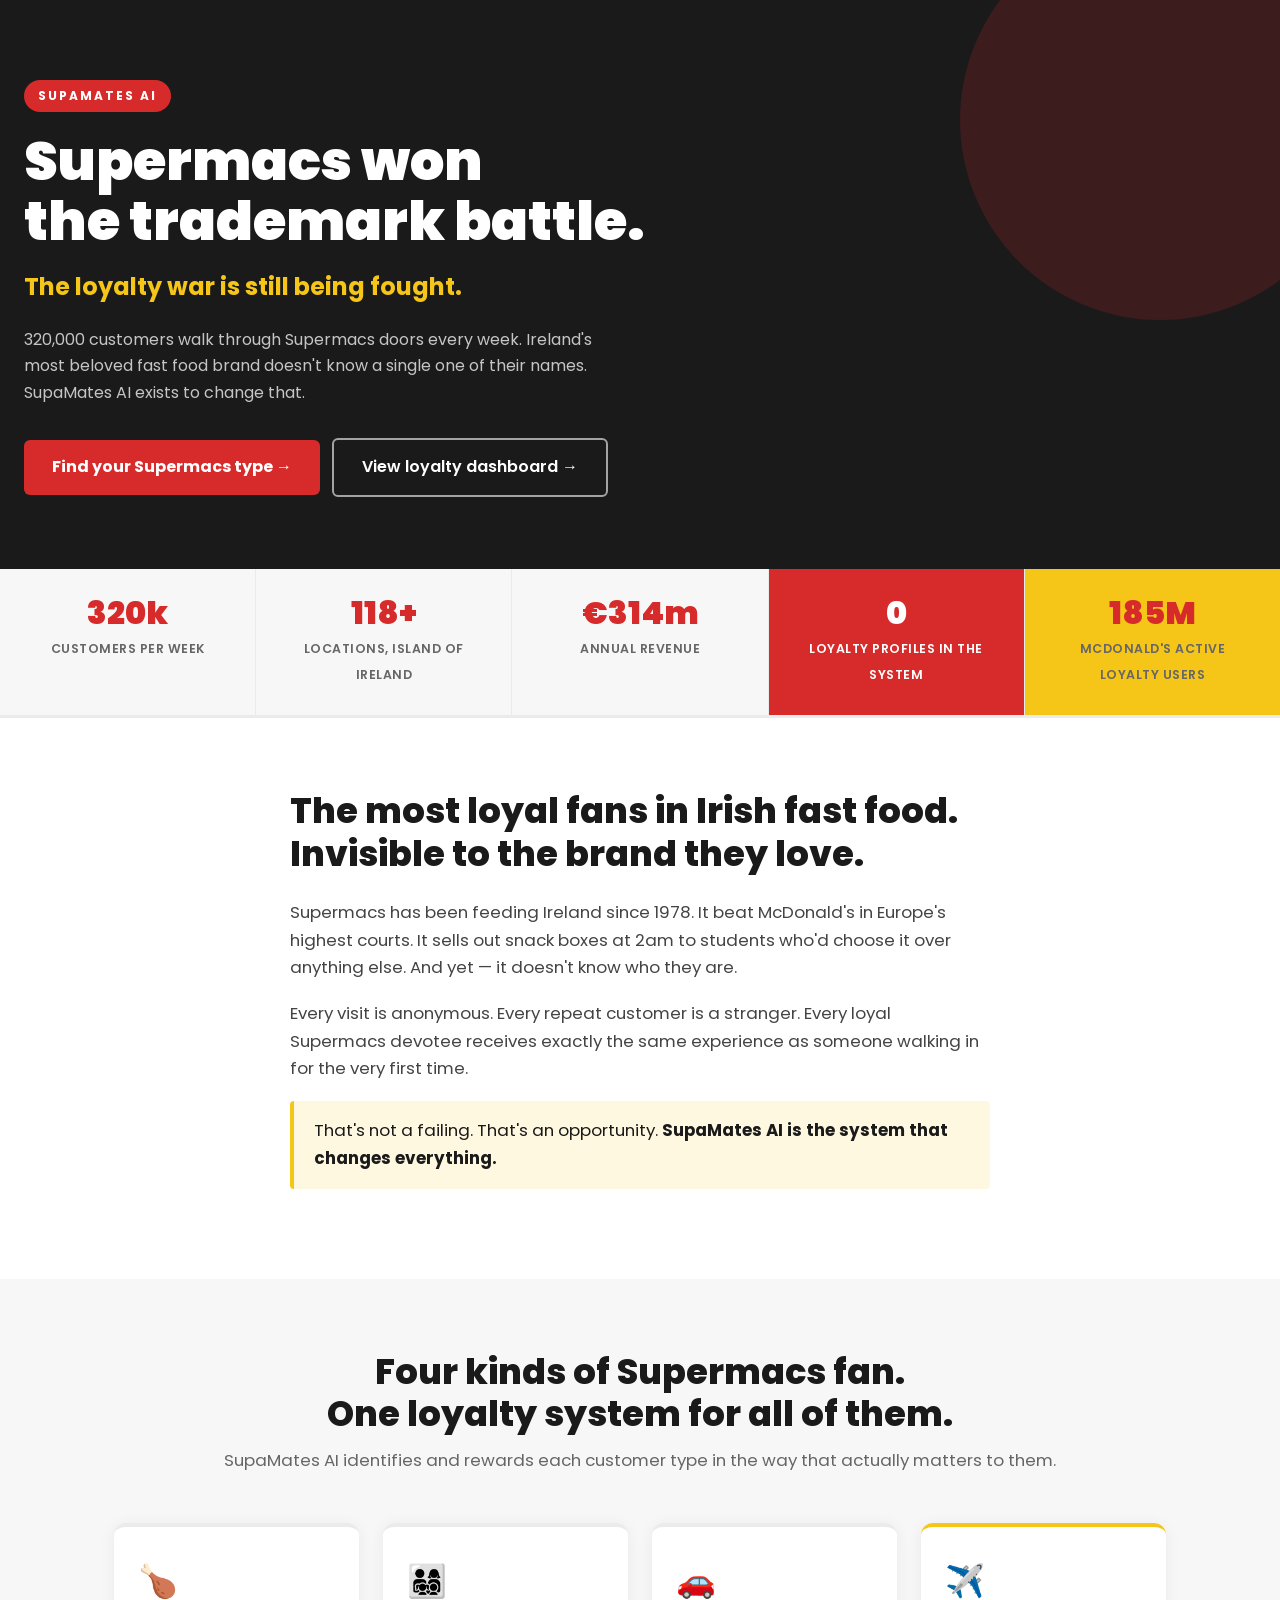
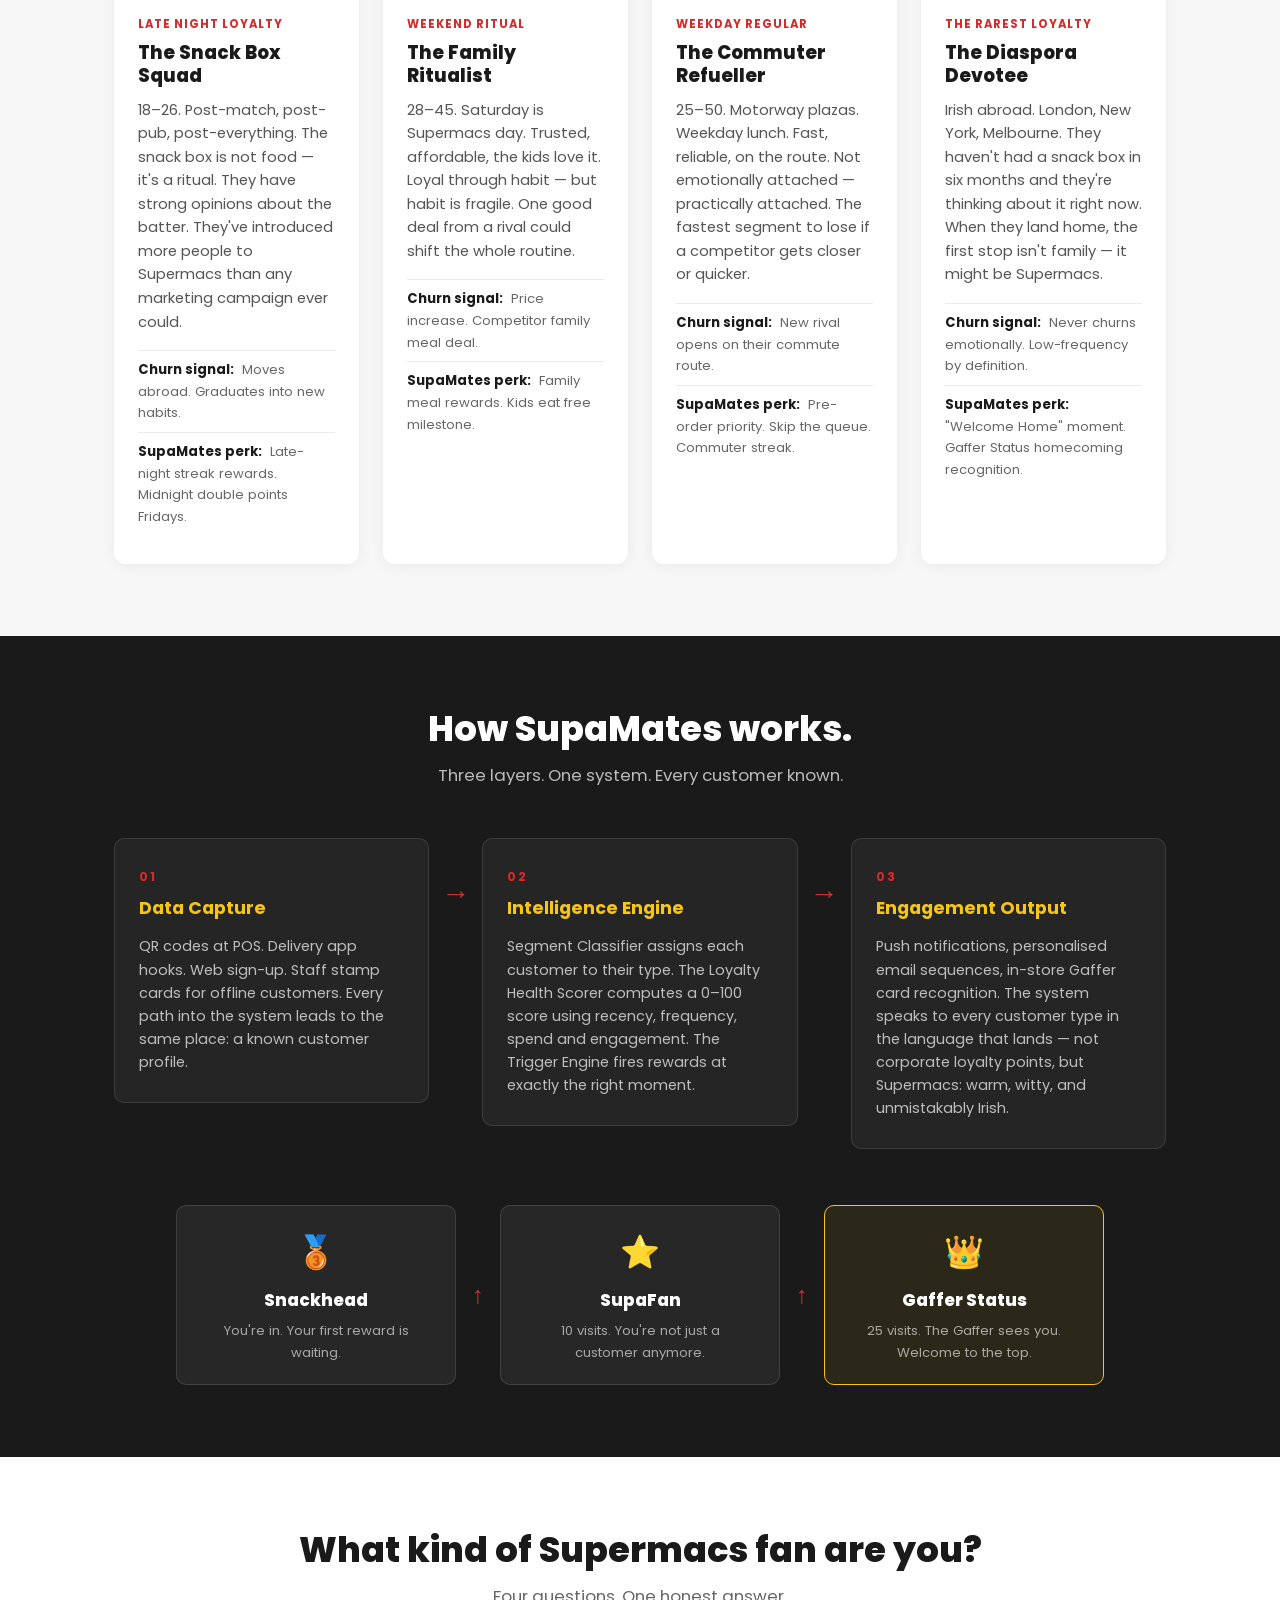
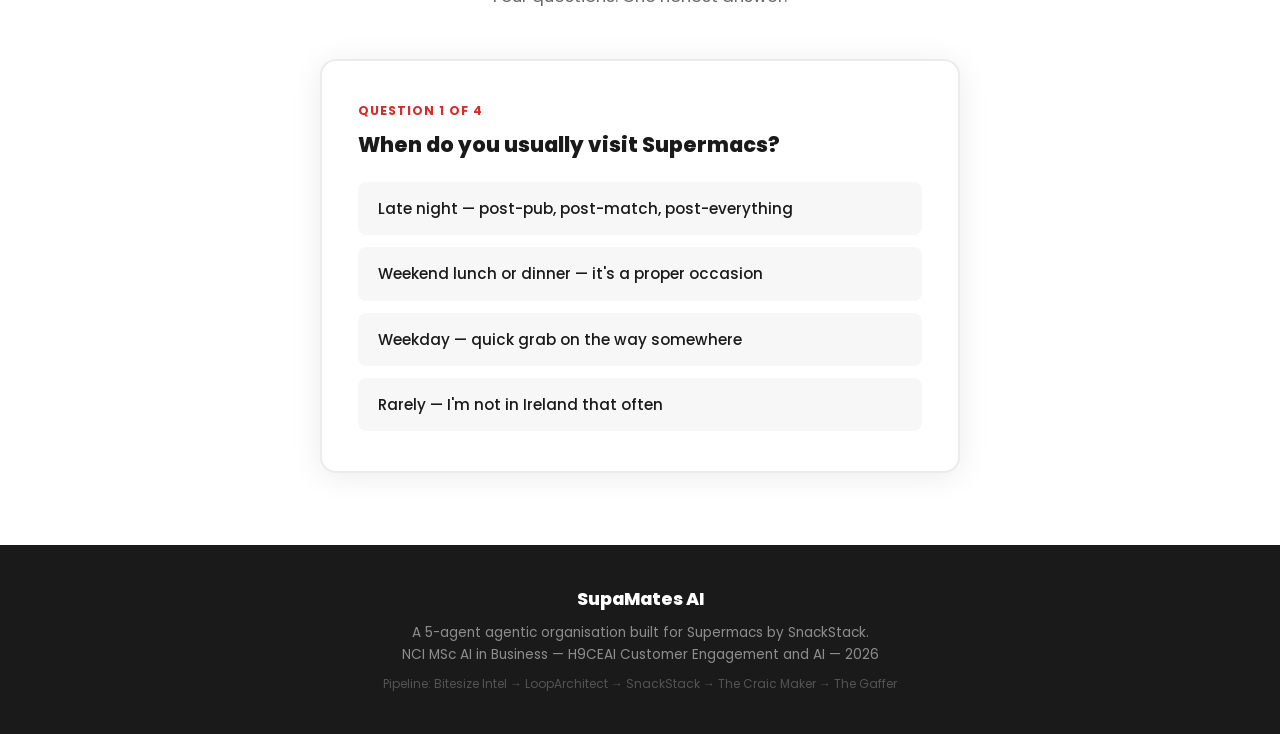
<file: index.html>
<!DOCTYPE html>
<html lang="en">
<head>
  <meta charset="UTF-8">
  <meta name="viewport" content="width=device-width, initial-scale=1.0">
  <title>SupaMates OS — Supermacs Loyalty Intelligence</title>
  <link rel="preconnect" href="https://fonts.googleapis.com">
  <link rel="preconnect" href="https://fonts.gstatic.com" crossorigin>
  <link href="https://fonts.googleapis.com/css2?family=Poppins:wght@400;600;700;800;900&display=swap" rel="stylesheet">
  <link rel="stylesheet" href="style.css">
</head>
<body>

  <!-- ── HERO ──────────────────────────────────────────────────────────── -->
  <section class="hero">
    <div class="hero-inner">
      <div class="hero-badge">SupaMates AI</div>
      <h1 class="hero-h1">Supermacs won<br>the trademark battle.</h1>
      <p class="hero-sub">The loyalty war is still being fought.</p>
      <p class="hero-body">
        320,000 customers walk through Supermacs doors every week.
        Ireland's most beloved fast food brand doesn't know a single one of their names.
        SupaMates AI exists to change that.
      </p>
      <div class="hero-cta-row">
        <a href="#quiz" class="btn-hero">Find your Supermacs type →</a>
        <a href="dashboard.html" class="btn-hero-secondary">View loyalty dashboard →</a>
      </div>
    </div>
  </section>

  <!-- ── STATS STRIP ───────────────────────────────────────────────────── -->
  <section class="stats-strip">
    <div class="stat-card">
      <span class="stat-num">320k</span>
      <span class="stat-label">customers per week</span>
    </div>
    <div class="stat-card">
      <span class="stat-num">118+</span>
      <span class="stat-label">locations, island of Ireland</span>
    </div>
    <div class="stat-card">
      <span class="stat-num">€314m</span>
      <span class="stat-label">annual revenue</span>
    </div>
    <div class="stat-card stat-card--red">
      <span class="stat-num">0</span>
      <span class="stat-label">loyalty profiles in the system</span>
    </div>
    <div class="stat-card stat-card--yellow">
      <span class="stat-num">185M</span>
      <span class="stat-label">McDonald's active loyalty users</span>
    </div>
  </section>

  <!-- ── THE PROBLEM ───────────────────────────────────────────────────── -->
  <section class="section-problem">
    <div class="container">
      <div class="problem-text">
        <h2>The most loyal fans in Irish fast food.<br>Invisible to the brand they love.</h2>
        <p>
          Supermacs has been feeding Ireland since 1978. It beat McDonald's in Europe's
          highest courts. It sells out snack boxes at 2am to students who'd choose it
          over anything else. And yet — it doesn't know who they are.
        </p>
        <p>
          Every visit is anonymous. Every repeat customer is a stranger.
          Every loyal Supermacs devotee receives exactly the same experience as someone
          walking in for the very first time.
        </p>
        <p class="problem-callout">
          That's not a failing. That's an opportunity.
          <strong>SupaMates AI is the system that changes everything.</strong>
        </p>
      </div>
    </div>
  </section>

  <!-- ── SEGMENT CARDS ─────────────────────────────────────────────────── -->
  <section class="section-segments" id="segments">
    <div class="container">
      <h2 class="section-title">Four kinds of Supermacs fan.<br>One loyalty system for all of them.</h2>
      <p class="section-sub">SupaMates AI identifies and rewards each customer type in the way that actually matters to them.</p>

      <div class="segment-grid">

        <div class="segment-card">
          <div class="seg-icon">🍗</div>
          <div class="seg-tier">Late Night Loyalty</div>
          <h3 class="seg-name">The Snack Box Squad</h3>
          <p class="seg-desc">
            18–26. Post-match, post-pub, post-everything. The snack box is not food —
            it's a ritual. They have strong opinions about the batter. They've introduced
            more people to Supermacs than any marketing campaign ever could.
          </p>
          <div class="seg-churn">
            <span class="churn-label">Churn signal:</span> Moves abroad. Graduates into new habits.
          </div>
          <div class="seg-perk">
            <span class="perk-label">SupaMates perk:</span> Late-night streak rewards. Midnight double points Fridays.
          </div>
        </div>

        <div class="segment-card">
          <div class="seg-icon">👨‍👩‍👧‍👦</div>
          <div class="seg-tier">Weekend Ritual</div>
          <h3 class="seg-name">The Family Ritualist</h3>
          <p class="seg-desc">
            28–45. Saturday is Supermacs day. Trusted, affordable, the kids love it.
            Loyal through habit — but habit is fragile. One good deal from a rival
            could shift the whole routine.
          </p>
          <div class="seg-churn">
            <span class="churn-label">Churn signal:</span> Price increase. Competitor family meal deal.
          </div>
          <div class="seg-perk">
            <span class="perk-label">SupaMates perk:</span> Family meal rewards. Kids eat free milestone.
          </div>
        </div>

        <div class="segment-card">
          <div class="seg-icon">🚗</div>
          <div class="seg-tier">Weekday Regular</div>
          <h3 class="seg-name">The Commuter Refueller</h3>
          <p class="seg-desc">
            25–50. Motorway plazas. Weekday lunch. Fast, reliable, on the route.
            Not emotionally attached — practically attached. The fastest segment
            to lose if a competitor gets closer or quicker.
          </p>
          <div class="seg-churn">
            <span class="churn-label">Churn signal:</span> New rival opens on their commute route.
          </div>
          <div class="seg-perk">
            <span class="perk-label">SupaMates perk:</span> Pre-order priority. Skip the queue. Commuter streak.
          </div>
        </div>

        <div class="segment-card segment-card--special">
          <div class="seg-icon">✈️</div>
          <div class="seg-tier">The Rarest Loyalty</div>
          <h3 class="seg-name">The Diaspora Devotee</h3>
          <p class="seg-desc">
            Irish abroad. London, New York, Melbourne. They haven't had a snack box
            in six months and they're thinking about it right now. When they land home,
            the first stop isn't family — it might be Supermacs.
          </p>
          <div class="seg-churn">
            <span class="churn-label">Churn signal:</span> Never churns emotionally. Low-frequency by definition.
          </div>
          <div class="seg-perk">
            <span class="perk-label">SupaMates perk:</span> "Welcome Home" moment. Gaffer Status homecoming recognition.
          </div>
        </div>

      </div>
    </div>
  </section>

  <!-- ── ARCHITECTURE ──────────────────────────────────────────────────── -->
  <section class="section-arch">
    <div class="container">
      <h2 class="section-title section-title--light">How SupaMates works.</h2>
      <p class="section-sub section-sub--light">Three layers. One system. Every customer known.</p>

      <div class="arch-layers">
        <div class="arch-layer">
          <div class="arch-num">01</div>
          <h3>Data Capture</h3>
          <p>QR codes at POS. Delivery app hooks. Web sign-up. Staff stamp cards for offline customers. Every path into the system leads to the same place: a known customer profile.</p>
        </div>
        <div class="arch-arrow">→</div>
        <div class="arch-layer">
          <div class="arch-num">02</div>
          <h3>Intelligence Engine</h3>
          <p>Segment Classifier assigns each customer to their type. The Loyalty Health Scorer computes a 0–100 score using recency, frequency, spend and engagement. The Trigger Engine fires rewards at exactly the right moment.</p>
        </div>
        <div class="arch-arrow">→</div>
        <div class="arch-layer">
          <div class="arch-num">03</div>
          <h3>Engagement Output</h3>
          <p>Push notifications, personalised email sequences, in-store Gaffer card recognition. The system speaks to every customer type in the language that lands — not corporate loyalty points, but Supermacs: warm, witty, and unmistakably Irish.</p>
        </div>
      </div>

      <!-- Tier ladder -->
      <div class="tier-ladder">
        <div class="tier tier--entry">
          <span class="tier-icon">🥉</span>
          <span class="tier-name">Snackhead</span>
          <span class="tier-desc">You're in. Your first reward is waiting.</span>
        </div>
        <div class="tier-up">↑</div>
        <div class="tier tier--mid">
          <span class="tier-icon">⭐</span>
          <span class="tier-name">SupaFan</span>
          <span class="tier-desc">10 visits. You're not just a customer anymore.</span>
        </div>
        <div class="tier-up">↑</div>
        <div class="tier tier--top">
          <span class="tier-icon">👑</span>
          <span class="tier-name">Gaffer Status</span>
          <span class="tier-desc">25 visits. The Gaffer sees you. Welcome to the top.</span>
        </div>
      </div>
    </div>
  </section>

  <!-- ── QUIZ ──────────────────────────────────────────────────────────── -->
  <section class="section-quiz" id="quiz">
    <div class="container">
      <h2 class="section-title">What kind of Supermacs fan are you?</h2>
      <p class="section-sub">Four questions. One honest answer.</p>

      <div class="quiz-card" id="quiz-card">

        <!-- Q1 -->
        <div class="quiz-step" id="q1">
          <div class="quiz-q-num">Question 1 of 4</div>
          <h3 class="quiz-q">When do you usually visit Supermacs?</h3>
          <div class="quiz-options">
            <button class="quiz-opt" data-q="1" data-val="late">Late night — post-pub, post-match, post-everything</button>
            <button class="quiz-opt" data-q="1" data-val="weekend">Weekend lunch or dinner — it's a proper occasion</button>
            <button class="quiz-opt" data-q="1" data-val="weekday">Weekday — quick grab on the way somewhere</button>
            <button class="quiz-opt" data-q="1" data-val="rare">Rarely — I'm not in Ireland that often</button>
          </div>
        </div>

        <!-- Q2 -->
        <div class="quiz-step hidden" id="q2">
          <div class="quiz-q-num">Question 2 of 4</div>
          <h3 class="quiz-q">What's your go-to order?</h3>
          <div class="quiz-options">
            <button class="quiz-opt" data-q="2" data-val="late">Snack box. Obviously. Maybe two.</button>
            <button class="quiz-opt" data-q="2" data-val="weekend">Family meal — something for everyone</button>
            <button class="quiz-opt" data-q="2" data-val="weekday">Whatever's fast. Burger, wrap, I'm not fussy</button>
            <button class="quiz-opt" data-q="2" data-val="rare">The full spread. I haven't had this in months.</button>
          </div>
        </div>

        <!-- Q3 -->
        <div class="quiz-step hidden" id="q3">
          <div class="quiz-q-num">Question 3 of 4</div>
          <h3 class="quiz-q">Who are you with?</h3>
          <div class="quiz-options">
            <button class="quiz-opt" data-q="3" data-val="late">The crew — whoever survived the night</button>
            <button class="quiz-opt" data-q="3" data-val="weekend">The family — all of them, even the ones complaining</button>
            <button class="quiz-opt" data-q="3" data-val="weekday">Just me, honestly. Quick and quiet.</button>
            <button class="quiz-opt" data-q="3" data-val="rare">Whoever I'm visiting. I'm showing them what they're missing.</button>
          </div>
        </div>

        <!-- Q4 -->
        <div class="quiz-step hidden" id="q4">
          <div class="quiz-q-num">Question 4 of 4</div>
          <h3 class="quiz-q">How far away are you from a Supermacs right now?</h3>
          <div class="quiz-options">
            <button class="quiz-opt" data-q="4" data-val="late">Five minutes, at most</button>
            <button class="quiz-opt" data-q="4" data-val="weekend">Not far — we plan around it</button>
            <button class="quiz-opt" data-q="4" data-val="weekday">It's on the commute — I pass one every day</button>
            <button class="quiz-opt" data-q="4" data-val="rare">Other side of the world. Don't ask.</button>
          </div>
        </div>

        <!-- RESULT -->
        <div class="quiz-result hidden" id="quiz-result">
          <div class="result-icon" id="result-icon"></div>
          <h3 class="result-title" id="result-title"></h3>
          <p class="result-desc" id="result-desc"></p>
          <div class="result-perk">
            <span class="perk-label">Your ideal SupaMates perk:</span>
            <span id="result-perk"></span>
          </div>
          <button class="btn-retake" onclick="retakeQuiz()">Try again</button>
        </div>

      </div>
    </div>
  </section>

  <!-- ── FOOTER ────────────────────────────────────────────────────────── -->
  <footer class="footer">
    <div class="footer-inner">
      <div class="footer-brand">SupaMates AI</div>
      <p class="footer-sub">
        A 5-agent agentic organisation built for Supermacs by SnackStack.<br>
        NCI MSc AI in Business — H9CEAI Customer Engagement and AI — 2026
      </p>
      <p class="footer-pipeline">
        Pipeline: Bitesize Intel → LoopArchitect → SnackStack → The Craic Maker → The Gaffer
      </p>
    </div>
  </footer>

  <script src="quiz.js"></script>
</body>
</html>
</file>
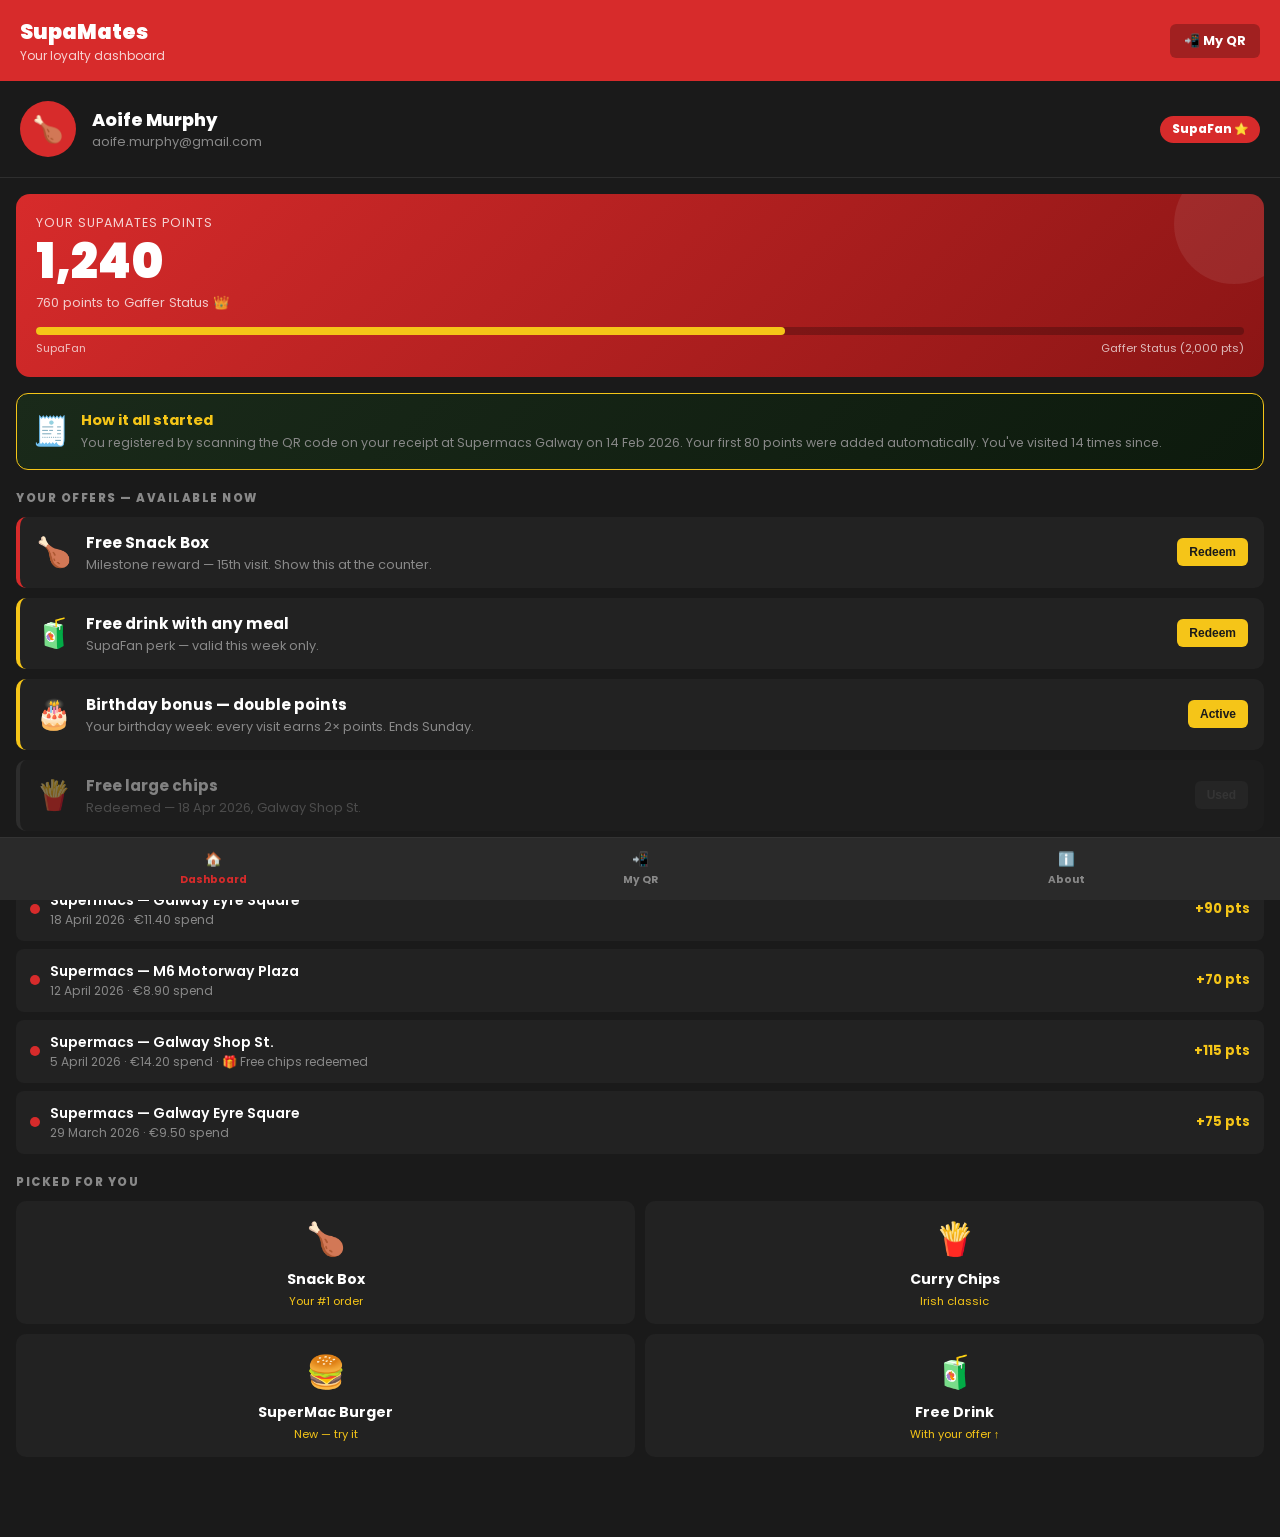
<file: dashboard.html>
<!DOCTYPE html>
<html lang="en">
<head>
  <meta charset="UTF-8">
  <meta name="viewport" content="width=device-width, initial-scale=1.0">
  <title>SupaMates — Your Loyalty Dashboard</title>
  <link href="https://fonts.googleapis.com/css2?family=Poppins:wght@400;600;700;800;900&display=swap" rel="stylesheet">
  <style>
    *{box-sizing:border-box;margin:0;padding:0}
    :root{
      --red:#D72B2B;--yellow:#F5C518;--dark:#1A1A1A;
      --mid:#2A2A2A;--panel:#222;--white:#fff;--grey:#888;
    }
    body{font-family:'Poppins',sans-serif;background:var(--dark);color:var(--white);min-height:100vh}

    /* ── Header ── */
    .hdr{background:var(--red);padding:16px 20px;display:flex;align-items:center;gap:12px}
    .hdr-logo{font-size:1.3em;font-weight:900;color:#fff}
    .hdr-sub{font-size:.75em;opacity:.8;color:#fff}
    .hdr-qr-btn{margin-left:auto;background:rgba(0,0,0,.25);border:none;
      color:#fff;font-family:'Poppins',sans-serif;font-size:.8em;font-weight:700;
      padding:8px 14px;border-radius:6px;cursor:pointer}

    /* ── Profile strip ── */
    .profile{padding:20px;display:flex;align-items:center;gap:16px;
             border-bottom:1px solid #2e2e2e}
    .avatar{width:56px;height:56px;border-radius:50%;background:var(--red);
            display:flex;align-items:center;justify-content:center;
            font-size:1.6em;flex-shrink:0}
    .pname{font-size:1.1em;font-weight:800}
    .pemail{font-size:.8em;color:var(--grey)}
    .tier-badge{margin-left:auto;background:var(--yellow);color:var(--dark);
                font-size:.72em;font-weight:800;padding:5px 12px;border-radius:20px}
    .tier-badge.supafan{background:var(--red);color:#fff}
    .tier-badge.gaffer{background:linear-gradient(135deg,#6B3FA0,#D72B2B);color:#fff}

    /* ── Points card ── */
    .points-card{margin:16px;background:linear-gradient(135deg,var(--red),#8B1515);
                 border-radius:14px;padding:20px;position:relative;overflow:hidden}
    .points-card::before{content:'';position:absolute;top:-30px;right:-30px;
      width:120px;height:120px;border-radius:50%;background:rgba(255,255,255,.08)}
    .pts-label{font-size:.78em;opacity:.8;text-transform:uppercase;letter-spacing:1px}
    .pts-number{font-size:3em;font-weight:900;line-height:1.1;margin:4px 0}
    .pts-next{font-size:.82em;opacity:.75}
    /* progress bar */
    .prog-wrap{margin-top:14px;background:rgba(0,0,0,.25);border-radius:6px;height:8px}
    .prog-fill{height:8px;border-radius:6px;background:var(--yellow);transition:width .8s ease}
    .prog-labels{display:flex;justify-content:space-between;margin-top:5px;
                 font-size:.7em;opacity:.7}

    /* ── Section title ── */
    .sec{padding:0 16px;margin-top:20px}
    .sec-title{font-size:.72em;font-weight:800;text-transform:uppercase;
               letter-spacing:1.5px;color:var(--grey);margin-bottom:10px}

    /* ── Offers ── */
    .offers{display:flex;flex-direction:column;gap:10px}
    .offer{background:var(--panel);border-radius:10px;padding:14px 16px;
           display:flex;align-items:center;gap:14px;border-left:4px solid var(--yellow)}
    .offer.used{opacity:.45;border-left-color:#444}
    .offer.highlight{border-left-color:var(--red)}
    .offer-icon{font-size:1.8em;flex-shrink:0}
    .offer-title{font-size:.95em;font-weight:700}
    .offer-desc{font-size:.8em;color:var(--grey);margin-top:2px}
    .offer-cta{margin-left:auto;background:var(--yellow);color:var(--dark);
               font-size:.75em;font-weight:800;border:none;padding:7px 12px;
               border-radius:6px;cursor:pointer;white-space:nowrap;flex-shrink:0}
    .offer-cta.used-lbl{background:#333;color:#555;cursor:default}

    /* ── Visit history ── */
    .visits{display:flex;flex-direction:column;gap:8px}
    .visit{background:var(--panel);border-radius:8px;padding:12px 14px;
           display:flex;align-items:center;gap:10px}
    .visit-dot{width:10px;height:10px;border-radius:50%;background:var(--red);flex-shrink:0}
    .visit-loc{font-size:.88em;font-weight:600}
    .visit-date{font-size:.76em;color:var(--grey)}
    .visit-pts{margin-left:auto;font-size:.82em;font-weight:700;color:var(--yellow)}

    /* ── Menu picks ── */
    .menu-grid{display:grid;grid-template-columns:1fr 1fr;gap:10px}
    .menu-card{background:var(--panel);border-radius:10px;padding:14px;text-align:center}
    .menu-em{font-size:2em;margin-bottom:6px}
    .menu-name{font-size:.88em;font-weight:700}
    .menu-tag{font-size:.7em;color:var(--yellow);margin-top:3px}

    /* ── QR modal ── */
    .modal-bg{display:none;position:fixed;inset:0;background:rgba(0,0,0,.85);
              z-index:100;align-items:center;justify-content:center}
    .modal-bg.open{display:flex}
    .modal{background:var(--mid);border-radius:16px;padding:28px 24px;
           text-align:center;max-width:300px;width:90%}
    .modal h3{font-size:1.1em;font-weight:800;margin-bottom:6px}
    .modal p{font-size:.82em;color:var(--grey);margin-bottom:18px}
    .qr-box{background:#fff;border-radius:10px;padding:14px;display:inline-block;margin-bottom:16px}
    .qr-box img{width:160px;height:160px;display:block}
    .modal-close{background:var(--red);color:#fff;border:none;font-family:'Poppins',sans-serif;
                 font-weight:700;font-size:.9em;padding:10px 24px;border-radius:8px;cursor:pointer;
                 width:100%}

    /* ── Bill QR registration banner ── */
    .reg-banner{margin:16px;background:linear-gradient(135deg,#1A2A1A,#0D1A0D);
                border:1px solid var(--yellow);border-radius:12px;padding:16px;
                display:flex;gap:12px;align-items:flex-start}
    .reg-banner-icon{font-size:1.8em;flex-shrink:0}
    .reg-banner-title{font-size:.92em;font-weight:700;color:var(--yellow)}
    .reg-banner-desc{font-size:.78em;color:var(--grey);margin-top:3px;line-height:1.5}

    /* ── Bottom nav ── */
    .bnav{position:fixed;bottom:0;left:0;right:0;background:var(--mid);
          display:flex;border-top:1px solid #333}
    .bnav-item{flex:1;padding:12px 0;text-align:center;font-size:.65em;
               font-weight:700;color:var(--grey);cursor:pointer;text-decoration:none}
    .bnav-item.active{color:var(--red)}
    .bnav-icon{font-size:1.3em;display:block;margin-bottom:2px}
    body{padding-bottom:70px}
  </style>
</head>
<body>

<!-- ── Header ── -->
<div class="hdr">
  <div>
    <div class="hdr-logo">SupaMates</div>
    <div class="hdr-sub">Your loyalty dashboard</div>
  </div>
  <button class="hdr-qr-btn" onclick="openQR()">📲 My QR</button>
</div>

<!-- ── Profile ── -->
<div class="profile">
  <div class="avatar">🍗</div>
  <div>
    <div class="pname">Aoife Murphy</div>
    <div class="pemail">aoife.murphy@gmail.com</div>
  </div>
  <div class="tier-badge supafan">SupaFan ⭐</div>
</div>

<!-- ── Points card ── -->
<div class="points-card">
  <div class="pts-label">Your SupaMates points</div>
  <div class="pts-number">1,240</div>
  <div class="pts-next">760 points to Gaffer Status 👑</div>
  <div class="prog-wrap">
    <div class="prog-fill" id="progBar" style="width:0%"></div>
  </div>
  <div class="prog-labels">
    <span>SupaFan</span><span>Gaffer Status (2,000 pts)</span>
  </div>
</div>

<!-- ── How your points were earned ── -->
<div class="reg-banner">
  <div class="reg-banner-icon">🧾</div>
  <div>
    <div class="reg-banner-title">How it all started</div>
    <div class="reg-banner-desc">
      You registered by scanning the QR code on your receipt at Supermacs Galway on 14 Feb 2026.
      Your first 80 points were added automatically. You've visited 14 times since.
    </div>
  </div>
</div>

<!-- ── Active Offers ── -->
<div class="sec">
  <div class="sec-title">Your offers — available now</div>
  <div class="offers">

    <div class="offer highlight">
      <div class="offer-icon">🍗</div>
      <div>
        <div class="offer-title">Free Snack Box</div>
        <div class="offer-desc">Milestone reward — 15th visit. Show this at the counter.</div>
      </div>
      <button class="offer-cta">Redeem</button>
    </div>

    <div class="offer">
      <div class="offer-icon">🧃</div>
      <div>
        <div class="offer-title">Free drink with any meal</div>
        <div class="offer-desc">SupaFan perk — valid this week only.</div>
      </div>
      <button class="offer-cta">Redeem</button>
    </div>

    <div class="offer">
      <div class="offer-icon">🎂</div>
      <div>
        <div class="offer-title">Birthday bonus — double points</div>
        <div class="offer-desc">Your birthday week: every visit earns 2× points. Ends Sunday.</div>
      </div>
      <button class="offer-cta">Active</button>
    </div>

    <div class="offer used">
      <div class="offer-icon">🍟</div>
      <div>
        <div class="offer-title">Free large chips</div>
        <div class="offer-desc">Redeemed — 18 Apr 2026, Galway Shop St.</div>
      </div>
      <button class="offer-cta used-lbl">Used</button>
    </div>

  </div>
</div>

<!-- ── Visit History ── -->
<div class="sec" style="margin-top:20px">
  <div class="sec-title">Recent visits</div>
  <div class="visits">
    <div class="visit">
      <div class="visit-dot"></div>
      <div>
        <div class="visit-loc">Supermacs — Galway Eyre Square</div>
        <div class="visit-date">18 April 2026  ·  €11.40 spend</div>
      </div>
      <div class="visit-pts">+90 pts</div>
    </div>
    <div class="visit">
      <div class="visit-dot"></div>
      <div>
        <div class="visit-loc">Supermacs — M6 Motorway Plaza</div>
        <div class="visit-date">12 April 2026  ·  €8.90 spend</div>
      </div>
      <div class="visit-pts">+70 pts</div>
    </div>
    <div class="visit">
      <div class="visit-dot"></div>
      <div>
        <div class="visit-loc">Supermacs — Galway Shop St.</div>
        <div class="visit-date">5 April 2026  ·  €14.20 spend  ·  🎁 Free chips redeemed</div>
      </div>
      <div class="visit-pts">+115 pts</div>
    </div>
    <div class="visit">
      <div class="visit-dot"></div>
      <div>
        <div class="visit-loc">Supermacs — Galway Eyre Square</div>
        <div class="visit-date">29 March 2026  ·  €9.50 spend</div>
      </div>
      <div class="visit-pts">+75 pts</div>
    </div>
  </div>
</div>

<!-- ── Recommended Menu ── -->
<div class="sec" style="margin-top:20px;margin-bottom:10px">
  <div class="sec-title">Picked for you</div>
  <div class="menu-grid">
    <div class="menu-card">
      <div class="menu-em">🍗</div>
      <div class="menu-name">Snack Box</div>
      <div class="menu-tag">Your #1 order</div>
    </div>
    <div class="menu-card">
      <div class="menu-em">🍟</div>
      <div class="menu-name">Curry Chips</div>
      <div class="menu-tag">Irish classic</div>
    </div>
    <div class="menu-card">
      <div class="menu-em">🍔</div>
      <div class="menu-name">SuperMac Burger</div>
      <div class="menu-tag">New — try it</div>
    </div>
    <div class="menu-card">
      <div class="menu-em">🧃</div>
      <div class="menu-name">Free Drink</div>
      <div class="menu-tag">With your offer ↑</div>
    </div>
  </div>
</div>

<!-- ── Bottom nav ── -->
<nav class="bnav">
  <a class="bnav-item active">
    <span class="bnav-icon">🏠</span>Dashboard
  </a>
  <a class="bnav-item" onclick="openQR()">
    <span class="bnav-icon">📲</span>My QR
  </a>
  <a class="bnav-item" href="index.html">
    <span class="bnav-icon">ℹ️</span>About
  </a>
</nav>

<!-- ── QR Modal ── -->
<div class="modal-bg" id="qrModal">
  <div class="modal">
    <h3>Your SupaMates QR</h3>
    <p>Show this at the counter to add points and redeem offers. No app needed.</p>
    <div class="qr-box">
      <!-- Inline QR-like visual using a grid pattern -->
      <svg width="160" height="160" viewBox="0 0 160 160" xmlns="http://www.w3.org/2000/svg">
        <rect width="160" height="160" fill="white"/>
        <!-- Top-left position square -->
        <rect x="10" y="10" width="42" height="42" fill="#1A1A1A" rx="4"/>
        <rect x="18" y="18" width="26" height="26" fill="white" rx="2"/>
        <rect x="24" y="24" width="14" height="14" fill="#1A1A1A" rx="2"/>
        <!-- Top-right position square -->
        <rect x="108" y="10" width="42" height="42" fill="#1A1A1A" rx="4"/>
        <rect x="116" y="18" width="26" height="26" fill="white" rx="2"/>
        <rect x="122" y="24" width="14" height="14" fill="#1A1A1A" rx="2"/>
        <!-- Bottom-left position square -->
        <rect x="10" y="108" width="42" height="42" fill="#1A1A1A" rx="4"/>
        <rect x="18" y="116" width="26" height="26" fill="white" rx="2"/>
        <rect x="24" y="122" width="14" height="14" fill="#1A1A1A" rx="2"/>
        <!-- Data modules (pattern) -->
        <rect x="62" y="10" width="8" height="8" fill="#1A1A1A"/>
        <rect x="78" y="10" width="8" height="8" fill="#1A1A1A"/>
        <rect x="94" y="10" width="8" height="8" fill="#1A1A1A"/>
        <rect x="62" y="26" width="8" height="8" fill="#1A1A1A"/>
        <rect x="86" y="26" width="8" height="8" fill="#1A1A1A"/>
        <rect x="62" y="42" width="8" height="8" fill="#1A1A1A"/>
        <rect x="78" y="42" width="8" height="8" fill="#1A1A1A"/>
        <rect x="94" y="42" width="8" height="8" fill="#1A1A1A"/>
        <rect x="10" y="62" width="8" height="8" fill="#1A1A1A"/>
        <rect x="26" y="62" width="8" height="8" fill="#1A1A1A"/>
        <rect x="42" y="62" width="8" height="8" fill="#1A1A1A"/>
        <rect x="62" y="62" width="8" height="8" fill="#1A1A1A"/>
        <rect x="78" y="62" width="8" height="8" fill="#D72B2B"/>
        <rect x="94" y="62" width="8" height="8" fill="#1A1A1A"/>
        <rect x="110" y="62" width="8" height="8" fill="#1A1A1A"/>
        <rect x="142" y="62" width="8" height="8" fill="#1A1A1A"/>
        <rect x="18" y="78" width="8" height="8" fill="#1A1A1A"/>
        <rect x="42" y="78" width="8" height="8" fill="#1A1A1A"/>
        <rect x="62" y="78" width="8" height="8" fill="#1A1A1A"/>
        <rect x="86" y="78" width="8" height="8" fill="#D72B2B"/>
        <rect x="110" y="78" width="8" height="8" fill="#1A1A1A"/>
        <rect x="126" y="78" width="8" height="8" fill="#1A1A1A"/>
        <rect x="142" y="78" width="8" height="8" fill="#1A1A1A"/>
        <rect x="10" y="94" width="8" height="8" fill="#1A1A1A"/>
        <rect x="34" y="94" width="8" height="8" fill="#1A1A1A"/>
        <rect x="62" y="94" width="8" height="8" fill="#1A1A1A"/>
        <rect x="78" y="94" width="8" height="8" fill="#1A1A1A"/>
        <rect x="110" y="94" width="8" height="8" fill="#1A1A1A"/>
        <rect x="134" y="94" width="8" height="8" fill="#1A1A1A"/>
        <rect x="62" y="110" width="8" height="8" fill="#1A1A1A"/>
        <rect x="78" y="110" width="8" height="8" fill="#1A1A1A"/>
        <rect x="94" y="110" width="8" height="8" fill="#1A1A1A"/>
        <rect x="110" y="110" width="8" height="8" fill="#1A1A1A"/>
        <rect x="134" y="110" width="8" height="8" fill="#1A1A1A"/>
        <rect x="62" y="126" width="8" height="8" fill="#1A1A1A"/>
        <rect x="86" y="126" width="8" height="8" fill="#1A1A1A"/>
        <rect x="110" y="126" width="8" height="8" fill="#1A1A1A"/>
        <rect x="126" y="126" width="8" height="8" fill="#1A1A1A"/>
        <rect x="62" y="142" width="8" height="8" fill="#1A1A1A"/>
        <rect x="78" y="142" width="8" height="8" fill="#1A1A1A"/>
        <rect x="94" y="142" width="8" height="8" fill="#D72B2B"/>
        <rect x="118" y="142" width="8" height="8" fill="#1A1A1A"/>
        <rect x="142" y="142" width="8" height="8" fill="#1A1A1A"/>
        <!-- Supermacs red dot in center -->
        <circle cx="80" cy="80" r="8" fill="#D72B2B"/>
        <text x="80" y="84" text-anchor="middle" fill="white" font-size="9" font-weight="bold">SM</text>
      </svg>
    </div>
    <p style="font-size:.78em;color:#888;margin-bottom:16px">
      Customer ID: SM-2026-AOF-7734<br>
      Registered: 14 Feb 2026
    </p>
    <button class="modal-close" onclick="closeQR()">Close</button>
  </div>
</div>

<script>
  // Animate progress bar on load
  window.addEventListener('load', () => {
    setTimeout(() => {
      document.getElementById('progBar').style.width = '62%';
    }, 300);
  });

  function openQR()  { document.getElementById('qrModal').classList.add('open');    }
  function closeQR() { document.getElementById('qrModal').classList.remove('open'); }

  // Close modal on background click
  document.getElementById('qrModal').addEventListener('click', function(e) {
    if (e.target === this) closeQR();
  });

  // Offer redeem buttons
  document.querySelectorAll('.offer-cta:not(.used-lbl)').forEach(btn => {
    if (btn.textContent === 'Redeem' || btn.textContent === 'Active') {
      btn.addEventListener('click', function() {
        if (this.textContent === 'Redeem') {
          this.textContent = '✓ Shown';
          this.style.background = '#2E9E4F';
          this.style.color = '#fff';
        }
      });
    }
  });
</script>
</body>
</html>
</file>
<file: style.css>
/* SupaMates OS — Style Sheet */
/* Agent: SnackStack | Palette: Supermacs Red, White, Yellow, Dark */

:root {
  --red:    #D72B2B;
  --yellow: #F5C518;
  --dark:   #1A1A1A;
  --mid:    #333333;
  --light:  #F7F7F7;
  --white:  #FFFFFF;
  --border: #EBEBEB;
}

*, *::before, *::after { box-sizing: border-box; margin: 0; padding: 0; }

html { scroll-behavior: smooth; }

body {
  font-family: 'Poppins', Arial, sans-serif;
  color: var(--dark);
  background: var(--white);
  line-height: 1.65;
}

/* ── Utilities ─────────────────────────────────────────────────────────── */
.container { max-width: 1100px; margin: 0 auto; padding: 0 24px; }
.hidden { display: none !important; }

/* ── Hero ──────────────────────────────────────────────────────────────── */
.hero {
  background: var(--dark);
  color: var(--white);
  padding: 80px 24px 72px;
  position: relative;
  overflow: hidden;
}

.hero::before {
  content: '';
  position: absolute;
  top: -80px; right: -80px;
  width: 400px; height: 400px;
  background: var(--red);
  border-radius: 50%;
  opacity: 0.18;
}

.hero-inner { max-width: 720px; position: relative; }

.hero-badge {
  display: inline-block;
  background: var(--red);
  color: var(--white);
  font-size: 0.75em;
  font-weight: 700;
  letter-spacing: 2px;
  text-transform: uppercase;
  padding: 6px 14px;
  border-radius: 20px;
  margin-bottom: 20px;
}

.hero-h1 {
  font-size: clamp(2.2em, 5vw, 3.4em);
  font-weight: 900;
  line-height: 1.1;
  margin-bottom: 16px;
}

.hero-sub {
  font-size: clamp(1.1em, 2.5vw, 1.5em);
  color: var(--yellow);
  font-weight: 700;
  margin-bottom: 20px;
}

.hero-body {
  font-size: 1em;
  color: rgba(255,255,255,0.75);
  max-width: 580px;
  margin-bottom: 32px;
}

.btn-hero {
  display: inline-block;
  background: var(--red);
  color: var(--white);
  font-family: 'Poppins', sans-serif;
  font-weight: 700;
  font-size: 1em;
  padding: 14px 28px;
  border-radius: 6px;
  text-decoration: none;
  transition: background 0.2s, transform 0.15s;
}

.btn-hero:hover { background: #b82020; transform: translateY(-2px); }

.hero-cta-row { display: flex; flex-wrap: wrap; gap: 12px; align-items: center; }

.btn-hero-secondary {
  display: inline-block;
  background: transparent;
  color: var(--white);
  font-family: 'Poppins', sans-serif;
  font-weight: 600;
  font-size: 1em;
  padding: 14px 28px;
  border-radius: 6px;
  border: 2px solid rgba(255,255,255,0.6);
  text-decoration: none;
  transition: border-color 0.2s, background 0.2s, transform 0.15s;
}
.btn-hero-secondary:hover { border-color: #fff; background: rgba(255,255,255,0.1); transform: translateY(-2px); }

/* ── Stats Strip ───────────────────────────────────────────────────────── */
.stats-strip {
  display: flex;
  flex-wrap: wrap;
  gap: 0;
  background: var(--light);
  border-bottom: 3px solid var(--border);
}

.stat-card {
  flex: 1;
  min-width: 160px;
  padding: 28px 24px;
  text-align: center;
  border-right: 1px solid var(--border);
}

.stat-card:last-child { border-right: none; }
.stat-card--red { background: var(--red); }
.stat-card--red .stat-num,
.stat-card--red .stat-label { color: var(--white); }
.stat-card--yellow { background: var(--yellow); }

.stat-num {
  display: block;
  font-size: 2em;
  font-weight: 900;
  color: var(--red);
  line-height: 1;
  margin-bottom: 6px;
}

.stat-label {
  font-size: 0.78em;
  color: #666;
  font-weight: 600;
  text-transform: uppercase;
  letter-spacing: 0.5px;
}

/* ── Problem Section ───────────────────────────────────────────────────── */
.section-problem {
  padding: 72px 24px;
  background: var(--white);
}

.problem-text { max-width: 700px; margin: 0 auto; }

.problem-text h2 {
  font-size: clamp(1.6em, 3vw, 2.2em);
  font-weight: 800;
  margin-bottom: 24px;
  line-height: 1.2;
}

.problem-text p {
  color: #444;
  margin-bottom: 18px;
  font-size: 1.05em;
}

.problem-callout {
  background: #fff8e1;
  border-left: 4px solid var(--yellow);
  padding: 16px 20px;
  border-radius: 4px;
  font-size: 1.05em !important;
  color: var(--dark) !important;
}

/* ── Segments ──────────────────────────────────────────────────────────── */
.section-segments {
  background: var(--light);
  padding: 72px 24px;
}

.section-title {
  font-size: clamp(1.6em, 3vw, 2.2em);
  font-weight: 800;
  text-align: center;
  margin-bottom: 12px;
  line-height: 1.2;
}

.section-title--light { color: var(--white); }

.section-sub {
  text-align: center;
  color: #666;
  font-size: 1.05em;
  margin-bottom: 48px;
}

.section-sub--light { color: rgba(255,255,255,0.7); }

.segment-grid {
  display: grid;
  grid-template-columns: repeat(auto-fit, minmax(240px, 1fr));
  gap: 24px;
}

.segment-card {
  background: var(--white);
  border-radius: 12px;
  padding: 28px 24px;
  box-shadow: 0 2px 16px rgba(0,0,0,0.06);
  border-top: 4px solid var(--border);
  transition: transform 0.2s, box-shadow 0.2s;
}

.segment-card:hover {
  transform: translateY(-4px);
  box-shadow: 0 8px 32px rgba(0,0,0,0.1);
}

.segment-card--special { border-top-color: var(--yellow); }

.seg-icon { font-size: 2em; margin-bottom: 8px; }

.seg-tier {
  font-size: 0.72em;
  font-weight: 700;
  text-transform: uppercase;
  letter-spacing: 1px;
  color: var(--red);
  margin-bottom: 8px;
}

.seg-name {
  font-size: 1.15em;
  font-weight: 800;
  margin-bottom: 12px;
  line-height: 1.2;
}

.seg-desc {
  font-size: 0.92em;
  color: #555;
  margin-bottom: 16px;
  line-height: 1.6;
}

.seg-churn, .seg-perk {
  font-size: 0.82em;
  color: #666;
  padding: 8px 0;
  border-top: 1px solid var(--border);
}

.churn-label, .perk-label {
  font-weight: 700;
  color: var(--dark);
  margin-right: 4px;
}

/* ── Architecture ──────────────────────────────────────────────────────── */
.section-arch {
  background: var(--dark);
  color: var(--white);
  padding: 72px 24px;
}

.arch-layers {
  display: flex;
  align-items: flex-start;
  gap: 12px;
  margin-bottom: 56px;
  flex-wrap: wrap;
}

.arch-layer {
  flex: 1;
  min-width: 220px;
  background: rgba(255,255,255,0.05);
  border: 1px solid rgba(255,255,255,0.1);
  border-radius: 10px;
  padding: 28px 24px;
}

.arch-num {
  font-size: 0.75em;
  font-weight: 700;
  color: var(--red);
  letter-spacing: 2px;
  margin-bottom: 8px;
}

.arch-layer h3 {
  font-size: 1.1em;
  font-weight: 700;
  color: var(--yellow);
  margin-bottom: 12px;
}

.arch-layer p {
  font-size: 0.9em;
  color: rgba(255,255,255,0.7);
  line-height: 1.6;
}

.arch-arrow {
  font-size: 1.8em;
  color: var(--red);
  padding: 32px 0;
  flex-shrink: 0;
}

/* Tier Ladder */
.tier-ladder {
  display: flex;
  align-items: center;
  justify-content: center;
  gap: 0;
  flex-wrap: wrap;
}

.tier {
  background: rgba(255,255,255,0.06);
  border: 1px solid rgba(255,255,255,0.12);
  border-radius: 10px;
  padding: 20px 28px;
  text-align: center;
  min-width: 200px;
  flex: 1;
  max-width: 280px;
}

.tier--top { border-color: var(--yellow); background: rgba(245,197,24,0.08); }

.tier-icon { display: block; font-size: 2em; margin-bottom: 8px; }
.tier-name { display: block; font-weight: 800; font-size: 1.05em; margin-bottom: 6px; color: var(--white); }
.tier-desc { display: block; font-size: 0.82em; color: rgba(255,255,255,0.6); }

.tier-up {
  font-size: 1.5em;
  color: var(--red);
  padding: 8px 16px;
  flex-shrink: 0;
}

/* ── Quiz ──────────────────────────────────────────────────────────────── */
.section-quiz {
  background: var(--white);
  padding: 72px 24px;
}

.quiz-card {
  max-width: 640px;
  margin: 0 auto;
  background: var(--white);
  border: 2px solid var(--border);
  border-radius: 16px;
  padding: 40px 36px;
  box-shadow: 0 4px 32px rgba(0,0,0,0.08);
}

.quiz-q-num {
  font-size: 0.78em;
  font-weight: 700;
  color: var(--red);
  text-transform: uppercase;
  letter-spacing: 1px;
  margin-bottom: 10px;
}

.quiz-q {
  font-size: 1.3em;
  font-weight: 800;
  margin-bottom: 24px;
  line-height: 1.3;
}

.quiz-options { display: flex; flex-direction: column; gap: 12px; }

.quiz-opt {
  background: var(--light);
  border: 2px solid transparent;
  border-radius: 8px;
  padding: 14px 18px;
  text-align: left;
  font-family: 'Poppins', sans-serif;
  font-size: 0.95em;
  font-weight: 500;
  color: var(--dark);
  cursor: pointer;
  transition: all 0.15s;
  line-height: 1.4;
}

.quiz-opt:hover {
  border-color: var(--red);
  background: #fff5f5;
  transform: translateX(4px);
}

.quiz-opt.selected {
  border-color: var(--red);
  background: #fff0f0;
  font-weight: 700;
}

/* Quiz Result */
.quiz-result { text-align: center; }
.result-icon { font-size: 3.5em; margin-bottom: 12px; }

.result-title {
  font-size: 1.6em;
  font-weight: 900;
  margin-bottom: 12px;
  color: var(--red);
}

.result-desc {
  font-size: 1em;
  color: #555;
  margin-bottom: 24px;
  line-height: 1.65;
}

.result-perk {
  background: #fff8e1;
  border-radius: 8px;
  padding: 14px 20px;
  margin-bottom: 24px;
  font-size: 0.92em;
  text-align: left;
}

.btn-retake {
  background: transparent;
  border: 2px solid var(--red);
  color: var(--red);
  font-family: 'Poppins', sans-serif;
  font-weight: 700;
  font-size: 0.9em;
  padding: 10px 24px;
  border-radius: 6px;
  cursor: pointer;
  transition: all 0.15s;
}

.btn-retake:hover { background: var(--red); color: var(--white); }

/* ── Footer ────────────────────────────────────────────────────────────── */
.footer {
  background: var(--dark);
  color: rgba(255,255,255,0.5);
  padding: 40px 24px;
  text-align: center;
}

.footer-brand {
  font-size: 1.1em;
  font-weight: 800;
  color: var(--white);
  margin-bottom: 8px;
}

.footer-sub { font-size: 0.85em; margin-bottom: 8px; line-height: 1.6; }
.footer-pipeline { font-size: 0.75em; opacity: 0.5; }

/* ── Responsive ────────────────────────────────────────────────────────── */
@media (max-width: 700px) {
  .arch-arrow { display: none; }
  .tier-up { transform: rotate(90deg); }
  .tier-ladder { flex-direction: column; align-items: center; }
  .quiz-card { padding: 28px 20px; }
  .stats-strip { flex-direction: column; }
  .stat-card { border-right: none; border-bottom: 1px solid var(--border); }
}
</file>
